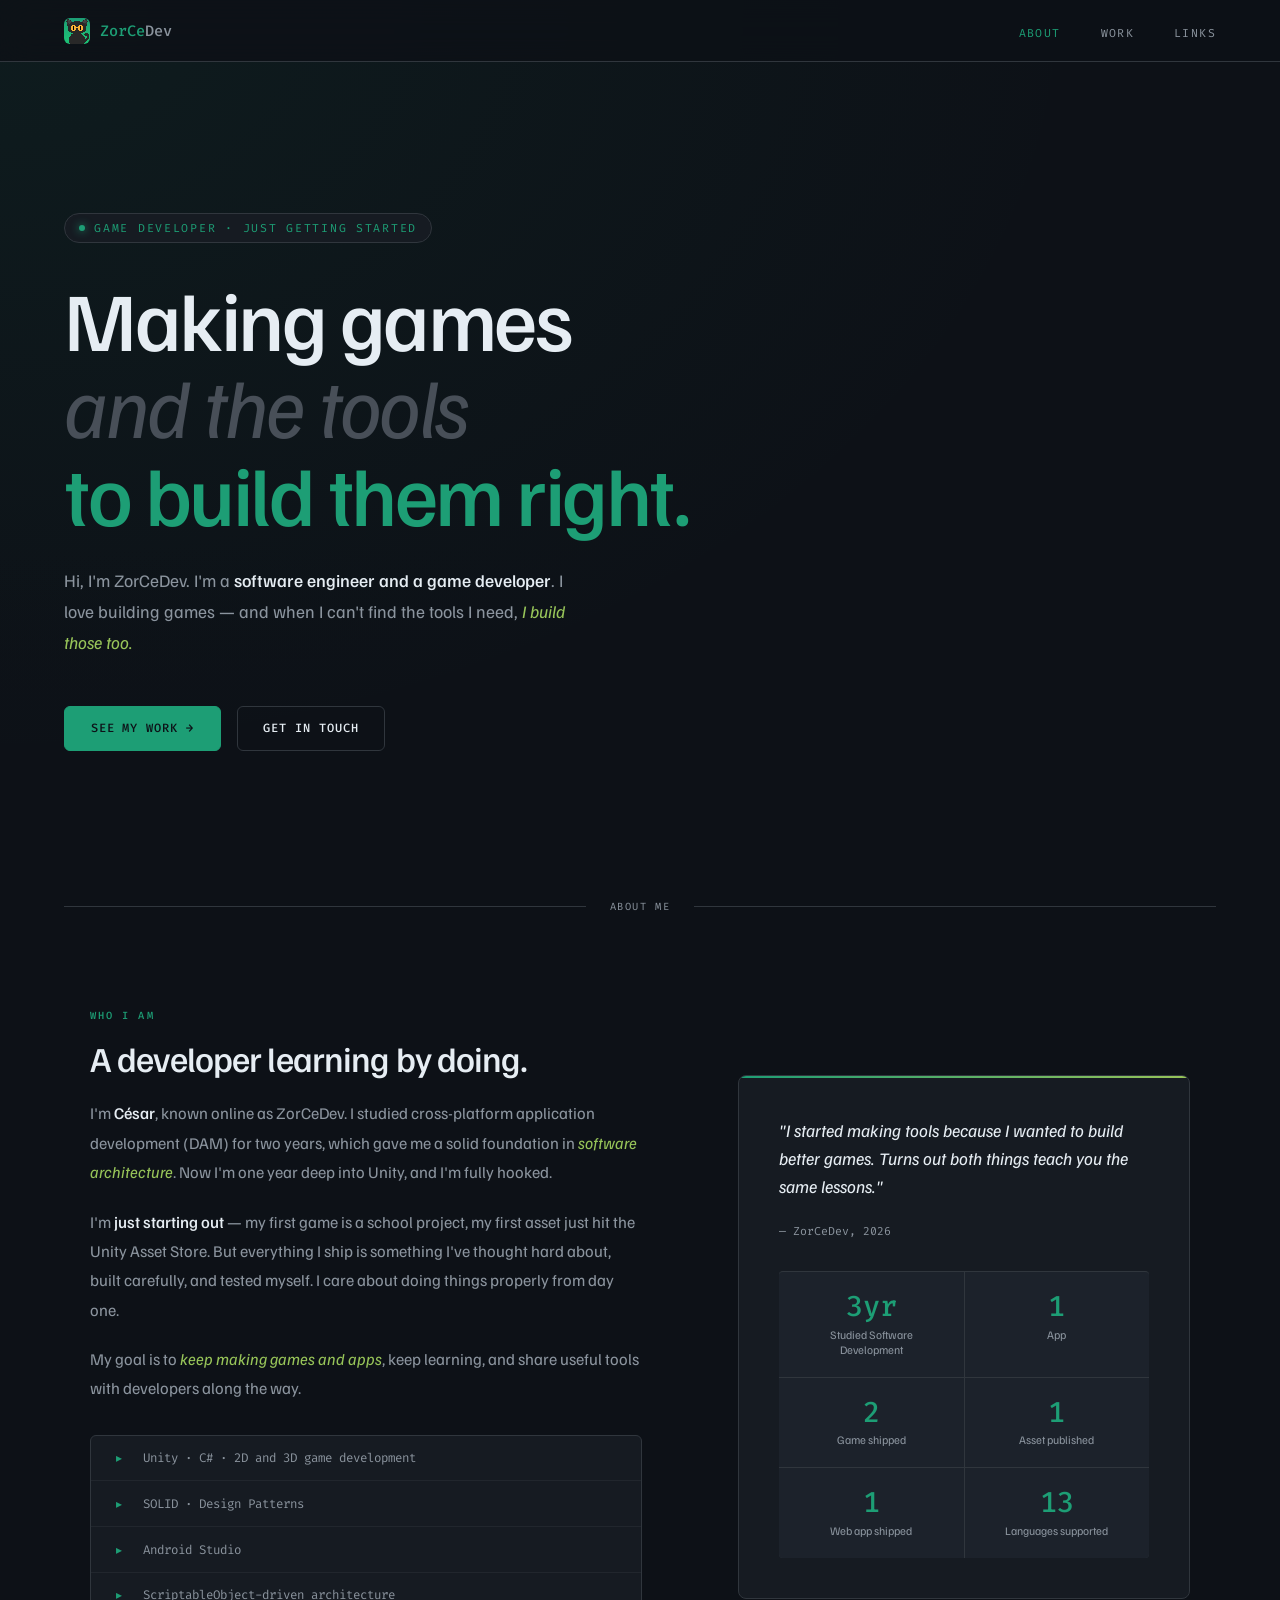
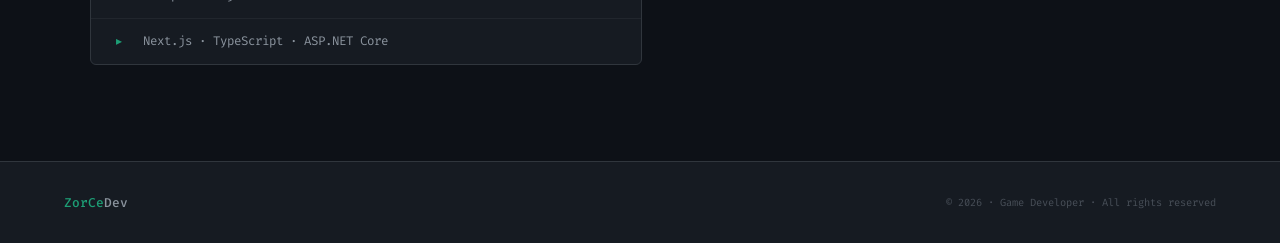
<file: index.html>
<!DOCTYPE html>
<html lang="en">
<head>
<meta charset="UTF-8">
<meta name="viewport" content="width=device-width, initial-scale=1.0">
<title>ZorCeDev — Game Developer</title>
<link rel="icon" type="image/png" href="res/Cat-Logo-export.png">
<link href="https://fonts.googleapis.com/css2?family=Familjen+Grotesk:ital,wght@0,400;0,600;0,700;1,400&family=Fira+Code:wght@400;500&display=swap" rel="stylesheet">
<link rel="stylesheet" href="style.css">
</head>
<body>

<nav>
  <a class="logo" href="index.html"><img src="res/Cat-Logo-export.png" alt="" class="logo-icon"><span>ZorCe<em>Dev</em></span></a>
  <ul class="nav-links">
    <li><a href="index.html" class="active">About</a></li>
    <li><a href="products.html">Work</a></li>
    <li><a href="links.html">Links</a></li>
  </ul>
</nav>

<!-- HERO -->
<section class="hero">
  <div class="hero-inner">
    <div class="hero-intro">
      <div class="dot-live"></div>
      Game Developer · Just getting started
    </div>
    <h1 class="hero-title">
      Making games<br>
      <span class="dim">and the tools</span><br>
      <span class="hi">to build them right.</span>
    </h1>
    <p class="hero-sub">
      Hi, I'm ZorCeDev. I'm a <strong>software engineer and a game developer</strong>. I love building games — and when I can't find the tools I need, <em>I build those too.</em>
    </p>
    <div class="hero-actions">
      <a href="products.html" class="btn btn-fill">See My Work →</a>
      <a href="links.html" class="btn btn-outline">Get in Touch</a>
    </div>
  </div>
</section>

<div class="divider"><div class="divider-line"></div><div class="divider-label">About me</div><div class="divider-line"></div></div>

<!-- ABOUT -->
<section id="about">
  <div class="about-grid">
    <div class="reveal">
      <div class="section-tag">Who I am</div>
      <h2 class="section-title">A developer learning by doing.</h2>
      <p class="about-text">
        I'm <strong>César</strong>, known online as ZorCeDev. I studied cross-platform application development (DAM) for two years, which gave me a solid foundation in <em>software architecture</em>. Now I'm one year deep into Unity, and I'm fully hooked.
      </p>
      <p class="about-text">
        I'm <strong>just starting out</strong> — my first game is a school project, my first asset just hit the Unity Asset Store. But everything I ship is something I've thought hard about, built carefully, and tested myself. I care about doing things properly from day one.
      </p>
      <p class="about-text">
        My goal is to <em>keep making games and apps</em>, keep learning, and share useful tools with developers along the way.
      </p>
      <div class="stack">
        <div class="stack-item"><span class="stack-icon">▸</span> Unity · C# · 2D and 3D game development</div>
        <div class="stack-item"><span class="stack-icon">▸</span> SOLID · Design Patterns</div>
        <div class="stack-item"><span class="stack-icon">▸</span> Android Studio</div>
        <div class="stack-item"><span class="stack-icon">▸</span> ScriptableObject-driven architecture</div>
        <div class="stack-item"><span class="stack-icon">▸</span> Next.js · TypeScript · ASP.NET Core</div>
      </div>
    </div>
    <div class="reveal">
      <div class="about-card">
        <p class="card-quote">"I started making tools because I wanted to build better games. Turns out both things teach you the same lessons."</p>
        <div class="card-meta">— ZorCeDev, 2026</div>
        <div class="card-stats">
          <div class="cstat"><div class="cstat-n">3yr</div><div class="cstat-l">Studied Software Development</div></div>
          <div class="cstat"><div class="cstat-n">1</div><div class="cstat-l">App</div></div>
          <div class="cstat"><div class="cstat-n">2</div><div class="cstat-l">Game shipped</div></div>
          <div class="cstat"><div class="cstat-n">1</div><div class="cstat-l">Asset published</div></div>
          <div class="cstat"><div class="cstat-n">1</div><div class="cstat-l">Web app shipped</div></div>
          <div class="cstat"><div class="cstat-n">13</div><div class="cstat-l">Languages supported</div></div>
        </div>
      </div>
    </div>
  </div>
</section>

<footer>
  <div class="footer-brand"><span>ZorCe</span>Dev</div>
  <div class="footer-note">© 2026 · Game Developer · All rights reserved</div>
</footer>

<script src="main.js" defer></script>
</body>
</html>
</file>
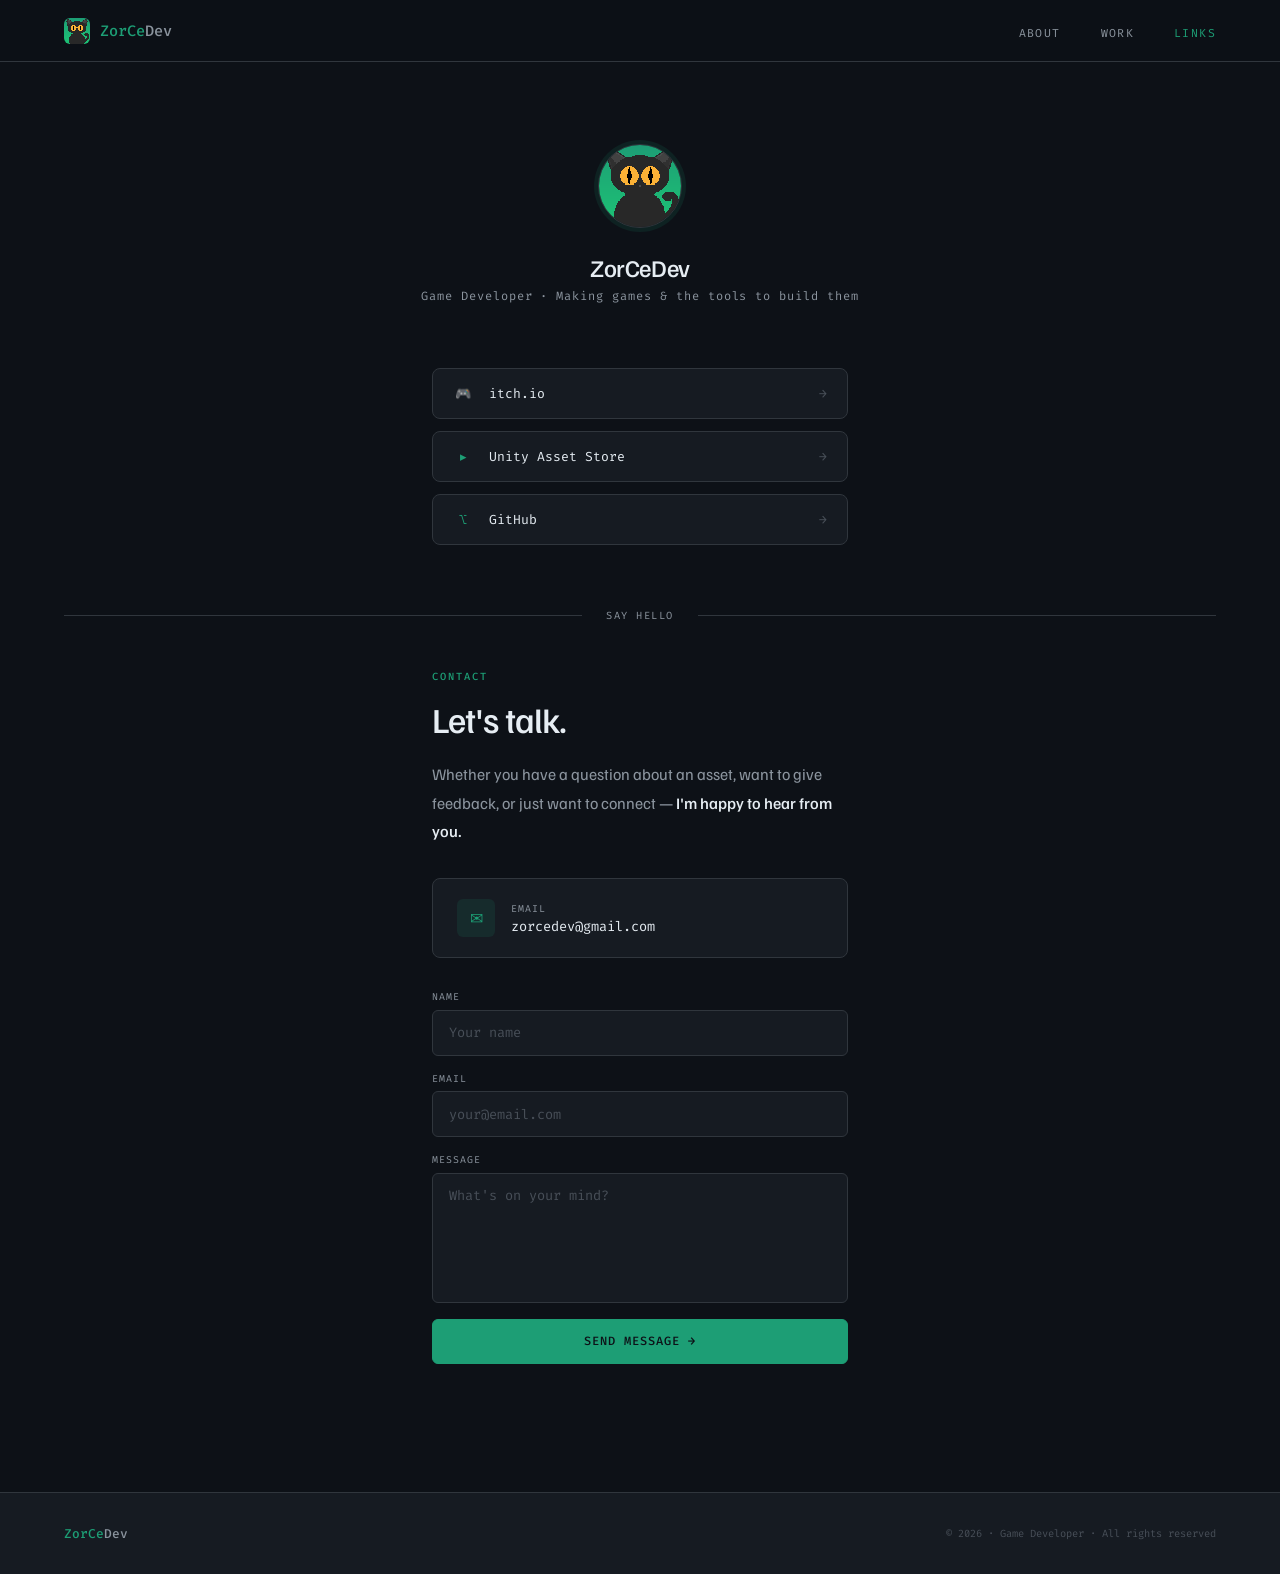
<file: links.html>
<!DOCTYPE html>
<html lang="en">
<head>
<meta charset="UTF-8">
<meta name="viewport" content="width=device-width, initial-scale=1.0">
<title>ZorCeDev — Links</title>
<link rel="icon" type="image/png" href="res/Cat-Logo-export.png">
<link href="https://fonts.googleapis.com/css2?family=Familjen+Grotesk:ital,wght@0,400;0,600;0,700;1,400&family=Fira+Code:wght@400;500&display=swap" rel="stylesheet">
<link rel="stylesheet" href="style.css">
</head>
<body>

<nav>
  <a class="logo" href="index.html"><img src="res/Cat-Logo-export.png" alt="" class="logo-icon"><span>ZorCe<em>Dev</em></span></a>
  <ul class="nav-links">
    <li><a href="index.html">About</a></li>
    <li><a href="products.html">Work</a></li>
    <li><a href="links.html" class="active">Links</a></li>
  </ul>
</nav>

<!-- PROFILE -->
<section class="links-hero">
  <div class="links-avatar"><img src="res/Cat-Logo-export.png" alt="ZorCeDev"></div>
  <div class="links-name">ZorCeDev</div>
  <div class="links-tagline">Game Developer · Making games &amp; the tools to build them</div>
</section>

<!-- LINK CARDS -->
<div class="links-list">
  <a href="https://zorcedev.itch.io/" target="_blank" class="link-card reveal">
    <span class="link-icon">🎮</span>
    <span class="link-label">itch.io</span>
    <span class="link-arrow">→</span>
  </a>
  <a href="https://assetstore.unity.com/publishers/142258" target="_blank" class="link-card reveal">
    <span class="link-icon">▸</span>
    <span class="link-label">Unity Asset Store</span>
    <span class="link-arrow">→</span>
  </a>
  <a href="https://github.com/CesarTraver" target="_blank" class="link-card reveal">
    <span class="link-icon">⌥</span>
    <span class="link-label">GitHub</span>
    <span class="link-arrow">→</span>
  </a>
</div>

<div class="divider"><div class="divider-line"></div><div class="divider-label">Say hello</div><div class="divider-line"></div></div>

<!-- CONTACT -->
<section style="padding: 3rem 4rem 2rem;">
  <div class="links-contact reveal">
    <div class="section-tag">Contact</div>
    <h2 class="section-title">Let's talk.</h2>
    <p class="contact-text">Whether you have a question about an asset, want to give feedback, or just want to connect — <strong>I'm happy to hear from you.</strong></p>
    <div class="email-block">
      <div class="email-icon">✉</div>
      <div>
        <div class="email-label">Email</div>
        <div class="email-value">zorcedev@gmail.com</div>
      </div>
    </div>
    <form class="form" style="margin-top:2rem;">
      <div class="field"><label>Name</label><input type="text" placeholder="Your name" required></div>
      <div class="field"><label>Email</label><input type="email" placeholder="your@email.com" required></div>
      <div class="field"><label>Message</label><textarea placeholder="What's on your mind?" required></textarea></div>
      <button type="submit" class="btn btn-fill" style="justify-content:center;width:100%;">Send Message →</button>
    </form>
  </div>
</section>

<footer>
  <div class="footer-brand"><span>ZorCe</span>Dev</div>
  <div class="footer-note">© 2026 · Game Developer · All rights reserved</div>
</footer>

<script src="main.js" defer></script>
</body>
</html>
</file>
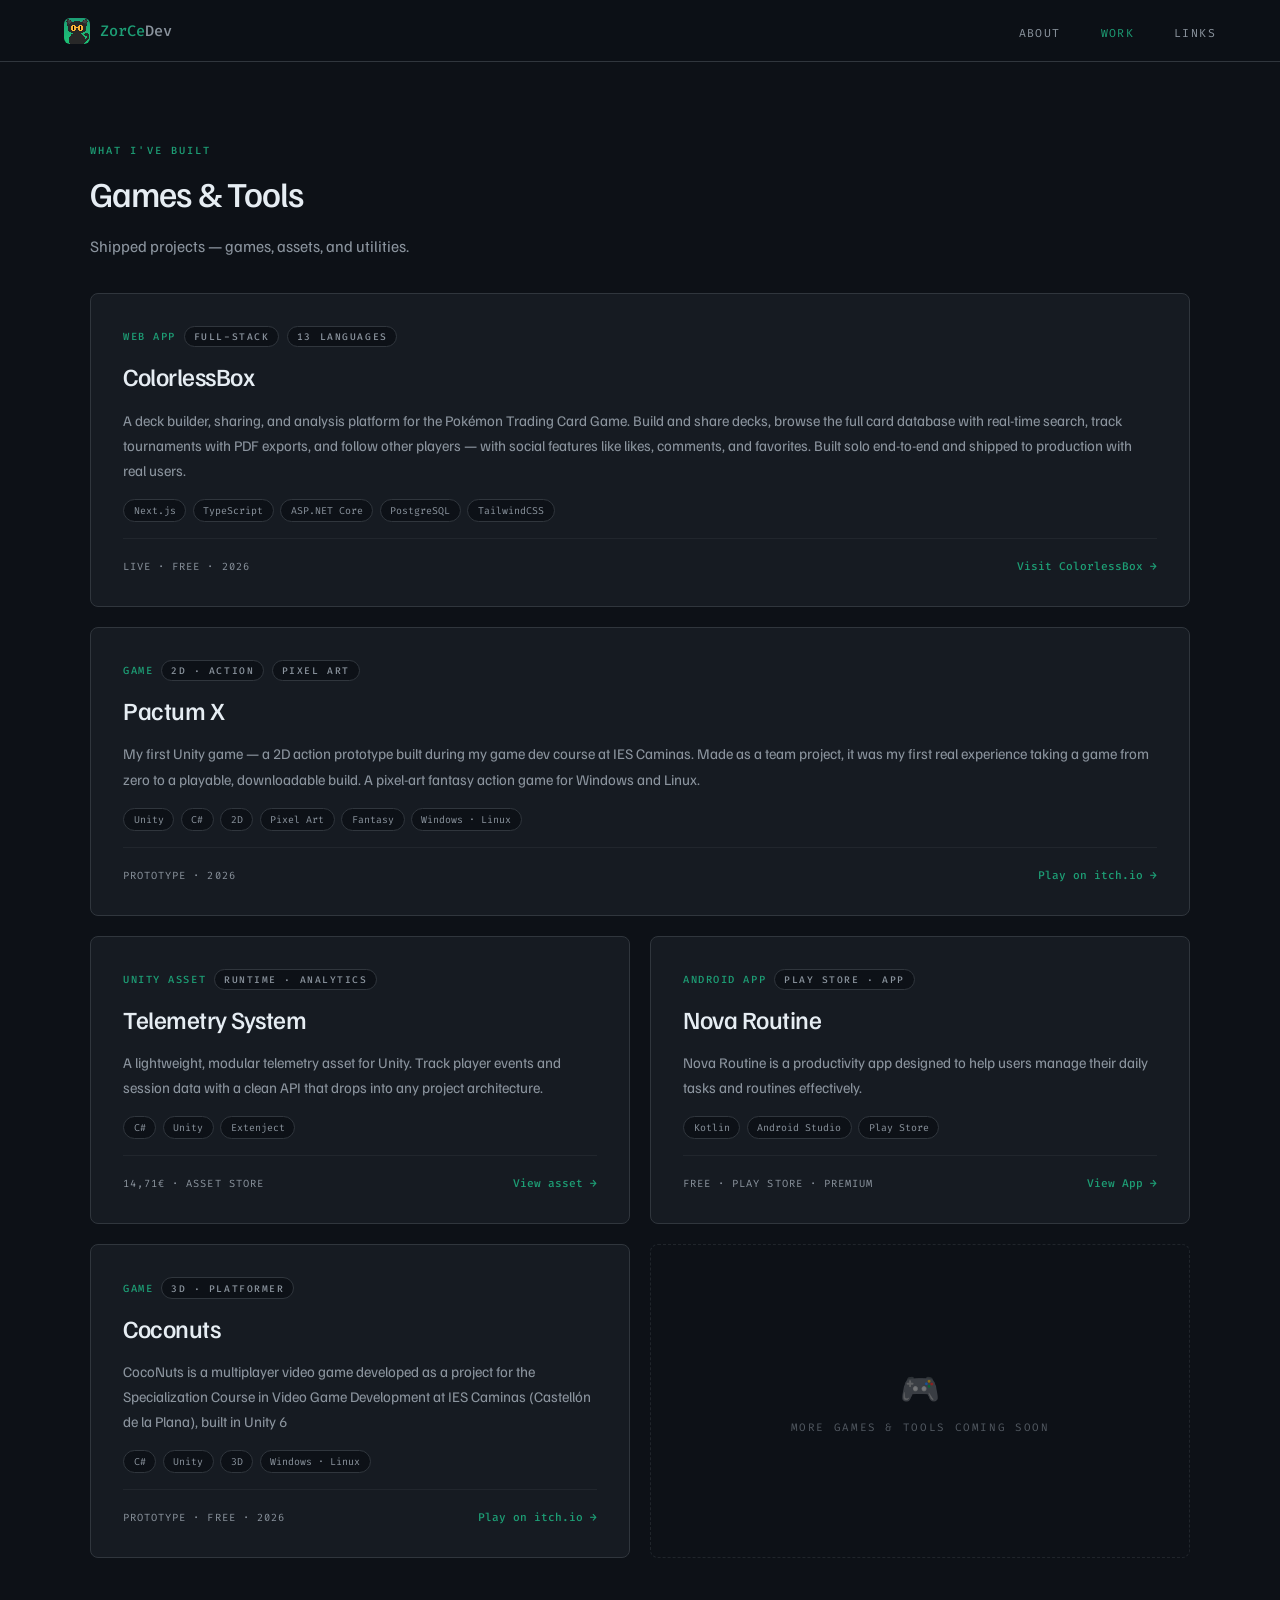
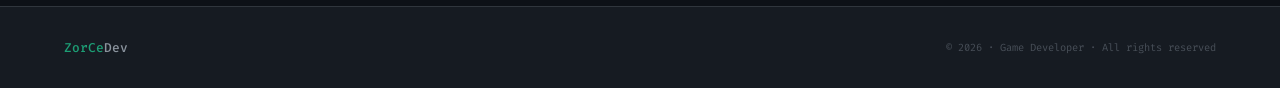
<file: products.html>
<!DOCTYPE html>
<html lang="en">
<head>
<meta charset="UTF-8">
<meta name="viewport" content="width=device-width, initial-scale=1.0">
<title>ZorCeDev — Games &amp; Tools</title>
<link rel="icon" type="image/png" href="res/Cat-Logo-export.png">
<link href="https://fonts.googleapis.com/css2?family=Familjen+Grotesk:ital,wght@0,400;0,600;0,700;1,400&family=Fira+Code:wght@400;500&display=swap" rel="stylesheet">
<link rel="stylesheet" href="style.css">
</head>
<body>

<nav>
  <a class="logo" href="index.html"><img src="res/Cat-Logo-export.png" alt="" class="logo-icon"><span>ZorCe<em>Dev</em></span></a>
  <ul class="nav-links">
    <li><a href="index.html">About</a></li>
    <li><a href="products.html" class="active">Work</a></li>
    <li><a href="links.html">Links</a></li>
  </ul>
</nav>

<section style="padding: 9rem 4rem 3rem;">
  <div style="max-width:1100px;margin:0 auto;" class="reveal">
    <div class="section-tag">What I've built</div>
    <h1 class="section-title">Games &amp; Tools</h1>
    <p class="page-sub">Shipped projects — games, assets, and utilities.</p>
  </div>

  <div class="work-grid reveal" style="max-width:1100px;margin:2rem auto 0;">

    <!-- ColorlessBox -->
    <div class="work-card featured">
      <div class="work-type">Web App <span class="type-pill">Full-Stack</span><span class="type-pill">13 Languages</span></div>
      <h3 class="work-name">ColorlessBox</h3>
      <p class="work-desc">A deck builder, sharing, and analysis platform for the Pokémon Trading Card Game. Build and share decks, browse the full card database with real-time search, track tournaments with PDF exports, and follow other players — with social features like likes, comments, and favorites. Built solo end-to-end and shipped to production with real users.</p>
      <div class="work-tags">
        <span class="tag">Next.js</span><span class="tag">TypeScript</span><span class="tag">ASP.NET Core</span><span class="tag">PostgreSQL</span><span class="tag">TailwindCSS</span>
      </div>
      <div class="work-footer">
        <div class="work-status">Live · Free · 2026</div>
        <a href="https://colorlessbox.net" target="_blank" class="work-link">Visit ColorlessBox →</a>
      </div>
    </div>

    <!-- Pactum X -->
    <div class="work-card featured">
      <div class="work-type">Game <span class="type-pill">2D · Action</span><span class="type-pill">Pixel Art</span></div>
      <h3 class="work-name">Pactum X</h3>
      <p class="work-desc">My first Unity game — a 2D action prototype built during my game dev course at IES Caminas. Made as a team project, it was my first real experience taking a game from zero to a playable, downloadable build. A pixel-art fantasy action game for Windows and Linux.</p>
      <div class="work-tags">
        <span class="tag">Unity</span><span class="tag">C#</span><span class="tag">2D</span><span class="tag">Pixel Art</span><span class="tag">Fantasy</span><span class="tag">Windows · Linux</span>
      </div>
      <div class="work-footer">
        <div class="work-status">Prototype · 2026</div>
        <a href="https://chinwenwencha.itch.io/pactum-x" target="_blank" class="work-link">Play on itch.io →</a>
      </div>
    </div>

    <!-- Telemetry System -->
    <div class="work-card">
      <div class="work-type">Unity Asset <span class="type-pill">Runtime · Analytics</span></div>
      <h3 class="work-name">Telemetry System</h3>
      <p class="work-desc">A lightweight, modular telemetry asset for Unity. Track player events and session data with a clean API that drops into any project architecture.</p>
      <div class="work-tags">
        <span class="tag">C#</span><span class="tag">Unity</span><span class="tag">Extenject</span>
      </div>
      <div class="work-footer">
        <div class="work-status">14,71€ · Asset Store</div>
        <a href="https://assetstore.unity.com/packages/tools/utilities/telemetry-system-zorcedev-371662" target="_blank" class="work-link">View asset →</a>
      </div>
    </div>

    <!-- Nova Routine -->
    <div class="work-card">
      <div class="work-type">Android App <span class="type-pill">Play Store · App</span></div>
      <h3 class="work-name">Nova Routine</h3>
      <p class="work-desc">Nova Routine is a productivity app designed to help users manage their daily tasks and routines effectively.</p>
      <div class="work-tags">
        <span class="tag">Kotlin</span><span class="tag">Android Studio</span><span class="tag">Play Store</span>
      </div>
      <div class="work-footer">
        <div class="work-status">Free · Play Store · Premium</div>
        <a href="https://play.google.com/store/apps/details?id=com.nova.routine" target="_blank" class="work-link">View App →</a>
      </div>
    </div>

    <!-- Coconuts -->
    <div class="work-card">
      <div class="work-type">Game<span class="type-pill">3D · Platformer</span></div>
      <h3 class="work-name">Coconuts</h3>
      <p class="work-desc">CocoNuts is a multiplayer video game developed as a project for the Specialization Course in Video Game Development at IES Caminas (Castellón de la Plana), built in Unity 6</p>
      <div class="work-tags">
        <span class="tag">C#</span><span class="tag">Unity</span><span class="tag">3D</span><span class="tag">Windows · Linux</span>
      </div>
      <div class="work-footer">
        <div class="work-status">Prototype · Free · 2026</div>
        <a href="https://zorcedev.itch.io/coconuts" target="_blank" class="work-link">Play on itch.io →</a>
      </div>
    </div>

    <!-- More coming -->
    <div class="more-card">
      <div style="font-size:2rem;">🎮</div>
      <div class="more-card-label">More games &amp; tools coming soon</div>
    </div>

  </div>
</section>

<footer>
  <div class="footer-brand"><span>ZorCe</span>Dev</div>
  <div class="footer-note">© 2026 · Game Developer · All rights reserved</div>
</footer>

<script src="main.js" defer></script>
</body>
</html>
</file>
<file: style.css>
:root {
  --bg:           #0d1117;
  --surface:      #161b22;
  --surface2:     #1c222b;
  --border:       #30363d;
  --border-soft:  #21262d;
  --accent:       #1d9e75;
  --accent-hover: #97c459;
  --accent-soft:  #eaf3de;
  --accent-tint:  rgba(29, 158, 117, 0.12);
  --accent-glow:  rgba(151, 196, 89, 0.15);
  --text:         #e6edf3;
  --muted:        #8b949e;
  --faint:        #484f58;
  --sans:         'Familjen Grotesk', sans-serif;
  --mono:         'Fira Code', monospace;

  --grid-bg:
    linear-gradient(rgba(29, 158, 117, 0.07) 1px, transparent 1px) 0 0 / 48px 48px,
    linear-gradient(90deg, rgba(29, 158, 117, 0.07) 1px, transparent 1px) 0 0 / 48px 48px;
}

*, *::before, *::after { box-sizing: border-box; margin: 0; padding: 0; }
html { scroll-behavior: smooth; }

body {
  background: var(--bg);
  color: var(--text);
  font-family: var(--sans);
  font-weight: 400;
  overflow-x: hidden;
  -webkit-font-smoothing: antialiased;
  -moz-osx-font-smoothing: grayscale;
}

::selection { background: var(--accent-tint); color: var(--text); }

/* NAV */
nav {
  position: fixed; top: 0; left: 0; right: 0; z-index: 100;
  display: flex; align-items: center; justify-content: space-between;
  padding: 1.1rem 4rem;
  border-bottom: 1px solid var(--border);
  background: rgba(13, 17, 23, 0.85);
  backdrop-filter: blur(16px);
  -webkit-backdrop-filter: blur(16px);
}

.logo { font-family: var(--mono); font-size: 0.95rem; color: var(--accent); text-decoration: none; font-weight: 500; display: inline-flex; align-items: center; gap: 0.6rem; }
.logo em { color: var(--muted); font-style: normal; }
.logo-icon { width: 26px; height: 26px; border-radius: 6px; display: block; image-rendering: pixelated; image-rendering: crisp-edges; }
.nav-links { display: flex; gap: 2.5rem; list-style: none; }
.nav-links a { font-family: var(--mono); font-size: 0.72rem; color: var(--muted); text-decoration: none; letter-spacing: 0.12em; text-transform: uppercase; transition: color 0.2s; font-weight: 400; }
.nav-links a:hover { color: var(--text); }
.nav-links a.active { color: var(--accent); }

/* HERO */
.hero {
  min-height: 100vh; display: flex; align-items: center;
  padding: 9rem 4rem 5rem; position: relative; overflow: hidden;
  background-image: var(--grid-bg);
  background-position: center;
}

.hero::before {
  content: ""; position: absolute; inset: 0;
  background: radial-gradient(ellipse at top left, rgba(29, 158, 117, 0.08), transparent 60%);
  pointer-events: none;
}

.hero::after {
  content: ""; position: absolute; inset: 0;
  background: linear-gradient(180deg, transparent 60%, var(--bg) 100%);
  pointer-events: none;
}

.hero-inner { position: relative; max-width: 780px; z-index: 1; }

.hero-intro {
  display: inline-flex; align-items: center; gap: 0.6rem;
  font-family: var(--mono); font-size: 0.72rem; color: var(--accent);
  letter-spacing: 0.15em; text-transform: uppercase; margin-bottom: 2rem;
  padding: 0.4rem 0.85rem;
  border: 1px solid var(--border);
  background: var(--surface);
  border-radius: 999px;
  animation: fadeUp 0.8s ease both;
}

.dot-live {
  width: 6px; height: 6px; border-radius: 50%;
  background: var(--accent); animation: blink 2.5s infinite;
  box-shadow: 0 0 8px var(--accent);
}

.hero-title {
  font-size: clamp(2.8rem, 6.5vw, 5.5rem); font-weight: 500;
  line-height: 1.05; letter-spacing: -0.03em; margin-bottom: 1.75rem;
  animation: fadeUp 0.8s 0.1s ease both;
}

.hero-title .dim { color: var(--faint); font-style: italic; font-weight: 400; }
.hero-title .hi { color: var(--accent); font-weight: 500; }

.hero-sub {
  font-size: 1.1rem; color: var(--muted); line-height: 1.75;
  max-width: 520px; margin-bottom: 3rem;
  animation: fadeUp 0.8s 0.2s ease both;
}

.hero-sub strong { color: var(--text); font-weight: 500; }
.hero-sub em { color: var(--accent-hover); font-style: italic; font-weight: 400; }

.hero-actions {
  display: flex; gap: 1rem; flex-wrap: wrap;
  animation: fadeUp 0.8s 0.3s ease both;
}

/* BUTTONS */
.btn {
  display: inline-flex; align-items: center; gap: 0.5rem;
  font-family: var(--mono); font-size: 0.75rem;
  letter-spacing: 0.08em; text-transform: uppercase;
  text-decoration: none; border: 1px solid transparent; cursor: pointer;
  padding: 0.85rem 1.6rem; transition: all 0.2s;
  border-radius: 6px;
  font-weight: 500;
}

.btn-fill { background: var(--accent); color: #0d1117; border-color: var(--accent); }
.btn-fill:hover { background: var(--accent-hover); border-color: var(--accent-hover); color: #0d1117; transform: translateY(-1px); box-shadow: 0 4px 16px var(--accent-glow); }
.btn-outline { background: transparent; color: var(--text); border: 1px solid var(--border); }
.btn-outline:hover { border-color: var(--accent); color: var(--accent); transform: translateY(-1px); }

/* DIVIDER */
.divider {
  display: flex; align-items: center; gap: 1.5rem; padding: 0 4rem;
}
.divider-line { flex: 1; height: 1px; background: var(--border); }
.divider-label { font-family: var(--mono); font-size: 0.65rem; color: var(--muted); letter-spacing: 0.15em; text-transform: uppercase; white-space: nowrap; }

/* SECTIONS */
section { padding: 6rem 4rem; }
.section-tag { font-family: var(--mono); font-size: 0.65rem; color: var(--accent); letter-spacing: 0.2em; text-transform: uppercase; margin-bottom: 1rem; font-weight: 500; }
.section-title { font-size: 2.2rem; font-weight: 500; letter-spacing: -0.025em; line-height: 1.15; margin-bottom: 1.25rem; color: var(--text); }
.page-sub { color: var(--muted); font-size: 1rem; line-height: 1.7; max-width: 480px; margin-top: 0.75rem; }

/* ABOUT */
.about-grid { max-width: 1100px; margin: 0 auto; display: grid; grid-template-columns: 1.1fr 0.9fr; gap: 6rem; align-items: center; }
.about-text { color: var(--muted); line-height: 1.8; font-size: 1.02rem; margin-bottom: 1.25rem; }
.about-text strong { color: var(--text); font-weight: 500; }
.about-text em { color: var(--accent-hover); font-style: italic; font-weight: 400; }

.stack { margin-top: 2rem; border: 1px solid var(--border); border-radius: 6px; overflow: hidden; background: var(--surface); }
.stack-item {
  display: flex; align-items: center; gap: 1rem;
  padding: 0.9rem 1.25rem; border-bottom: 1px solid var(--border-soft);
  font-family: var(--mono); font-size: 0.78rem; color: var(--muted);
  transition: background 0.2s, color 0.2s;
}
.stack-item:last-child { border-bottom: none; }
.stack-item:hover { background: var(--surface2); color: var(--text); }
.stack-icon { color: var(--accent); width: 1rem; text-align: center; }

.about-card {
  background: var(--surface); border: 1px solid var(--border);
  padding: 2.5rem; position: relative; overflow: hidden;
  border-radius: 8px;
}
.about-card::before {
  content: ""; position: absolute; top: 0; left: 0; right: 0; height: 2px;
  background: linear-gradient(90deg, var(--accent), var(--accent-hover));
}
.card-quote { font-size: 1.1rem; font-style: italic; color: var(--text); line-height: 1.6; margin-bottom: 1.5rem; font-weight: 400; }
.card-meta { font-family: var(--mono); font-size: 0.72rem; color: var(--muted); }
.card-stats { display: grid; grid-template-columns: 1fr 1fr; gap: 1px; background: var(--border); margin-top: 2rem; border-top: 1px solid var(--border); border-radius: 4px; overflow: hidden; }
.cstat { background: var(--surface2); padding: 1.25rem; text-align: center; }
.cstat-n { font-family: var(--mono); font-size: 1.8rem; font-weight: 500; color: var(--accent); line-height: 1; }
.cstat-l { font-size: 0.72rem; color: var(--muted); margin-top: 0.35rem; }

/* WORK */
.work { background: var(--surface); border-top: 1px solid var(--border); border-bottom: 1px solid var(--border); }
.work-inner { max-width: 1100px; margin: 0 auto; }

.work-grid {
  display: grid; grid-template-columns: 1fr 1fr;
  gap: 1.25rem;
  margin-top: 3rem;
}

.work-card {
  background: var(--surface); padding: 2rem;
  display: flex; flex-direction: column; gap: 1rem;
  transition: border-color 0.2s, transform 0.2s, box-shadow 0.2s;
  position: relative; overflow: hidden;
  border: 1px solid var(--border);
  border-radius: 8px;
}
.work-card:hover { border-color: var(--accent); transform: translateY(-2px); box-shadow: 0 8px 24px rgba(0,0,0,0.3); }

.work-type { font-family: var(--mono); font-size: 0.65rem; letter-spacing: 0.15em; text-transform: uppercase; color: var(--accent); display: flex; align-items: center; gap: 0.5rem; flex-wrap: wrap; font-weight: 500; }
.type-pill { display: inline-block; padding: 0.2rem 0.55rem; border: 1px solid var(--border); font-size: 0.6rem; color: var(--muted); border-radius: 999px; background: var(--bg); }
.work-name { font-size: 1.55rem; font-weight: 500; letter-spacing: -0.02em; line-height: 1.15; color: var(--text); }
.work-desc { color: var(--muted); font-size: 0.92rem; line-height: 1.7; flex: 1; }
.work-tags { display: flex; flex-wrap: wrap; gap: 0.4rem; }
.tag { font-family: var(--mono); font-size: 0.62rem; padding: 0.25rem 0.6rem; border: 1px solid var(--border); color: var(--muted); border-radius: 999px; background: var(--bg); transition: color 0.2s, border-color 0.2s; }
.tag:hover { color: var(--accent-hover); border-color: var(--accent); }
.work-footer { display: flex; align-items: center; justify-content: space-between; padding-top: 1.25rem; border-top: 1px solid var(--border-soft); margin-top: auto; }
.work-status { font-family: var(--mono); font-size: 0.65rem; color: var(--muted); letter-spacing: 0.1em; text-transform: uppercase; }
.work-link { font-family: var(--mono); font-size: 0.7rem; color: var(--accent); text-decoration: none; display: flex; align-items: center; gap: 0.4rem; transition: gap 0.2s, color 0.2s; font-weight: 500; }
.work-link:hover { gap: 0.7rem; color: var(--accent-hover); }

.work-card.featured { grid-column: 1 / -1; }

.more-card {
  background: transparent; border: 1px dashed var(--border);
  display: flex; flex-direction: column; align-items: center;
  justify-content: center; gap: 0.75rem; padding: 3rem;
  text-align: center; opacity: 0.55;
  border-radius: 8px;
}
.more-card-label { font-family: var(--mono); font-size: 0.68rem; color: var(--muted); letter-spacing: 0.15em; text-transform: uppercase; }

/* CONTACT */
.contact-inner { max-width: 1100px; margin: 0 auto; display: grid; grid-template-columns: 1fr 1fr; gap: 6rem; align-items: start; }
.contact-text { color: var(--muted); line-height: 1.8; font-size: 1rem; margin-bottom: 2rem; }
.contact-text strong { color: var(--text); font-weight: 500; }

.email-block { display: flex; align-items: center; gap: 1rem; padding: 1.25rem 1.5rem; background: var(--surface); border: 1px solid var(--border); transition: border-color 0.3s; border-radius: 8px; }
.email-block:hover { border-color: var(--accent); }
.email-icon { width: 38px; height: 38px; background: var(--accent-tint); color: var(--accent); display: flex; align-items: center; justify-content: center; flex-shrink: 0; border-radius: 6px; }
.email-label { font-family: var(--mono); font-size: 0.62rem; color: var(--muted); text-transform: uppercase; letter-spacing: 0.1em; margin-bottom: 0.2rem; }
.email-value { font-family: var(--mono); font-size: 0.85rem; color: var(--text); }

.form { display: flex; flex-direction: column; gap: 1rem; }
.field { display: flex; flex-direction: column; gap: 0.4rem; }
.field label { font-family: var(--mono); font-size: 0.62rem; color: var(--muted); text-transform: uppercase; letter-spacing: 0.1em; }
.field input, .field textarea { background: var(--surface); border: 1px solid var(--border); color: var(--text); font-family: var(--mono); font-size: 0.85rem; padding: 0.85rem 1rem; outline: none; resize: none; transition: border-color 0.2s, box-shadow 0.2s; border-radius: 6px; }
.field input:focus, .field textarea:focus { border-color: var(--accent); box-shadow: 0 0 0 3px var(--accent-tint); }
.field input::placeholder, .field textarea::placeholder { color: var(--faint); }
.field textarea { min-height: 130px; }

/* LINKS PAGE */
.links-hero { text-align: center; padding: 9rem 2rem 3rem; position: relative; overflow: hidden; background-image: var(--grid-bg); background-position: center; }
.links-hero::after { content: ""; position: absolute; inset: 0; background: linear-gradient(180deg, transparent 50%, var(--bg) 100%); pointer-events: none; }
.links-hero > * { position: relative; z-index: 1; }
.links-avatar { width: 84px; height: 84px; border-radius: 50%; background: var(--surface); border: 1px solid var(--border); margin: 0 auto 1.5rem; display: flex; align-items: center; justify-content: center; overflow: hidden; box-shadow: 0 0 0 4px var(--accent-tint); }
.links-avatar img { width: 100%; height: 100%; object-fit: cover; image-rendering: pixelated; image-rendering: crisp-edges; }
.links-name { font-size: 1.5rem; font-weight: 500; letter-spacing: -0.02em; }
.links-tagline { color: var(--muted); font-family: var(--mono); font-size: 0.75rem; margin-top: 0.4rem; letter-spacing: 0.08em; }
.links-list { max-width: 480px; margin: 0 auto; padding: 1rem 2rem 4rem; display: flex; flex-direction: column; gap: 0.75rem; }
.link-card { display: flex; align-items: center; gap: 1rem; padding: 1rem 1.25rem; background: var(--surface); border: 1px solid var(--border); color: var(--text); text-decoration: none; font-family: var(--mono); font-size: 0.82rem; transition: border-color 0.2s, background 0.2s, transform 0.2s; border-radius: 8px; }
.link-card:hover { border-color: var(--accent); background: var(--surface2); transform: translateY(-1px); }
.link-icon { color: var(--accent); width: 1.25rem; text-align: center; flex-shrink: 0; }
.link-label { flex: 1; }
.link-arrow { color: var(--faint); transition: color 0.2s, transform 0.2s; display: inline-block; }
.link-card:hover .link-arrow { color: var(--accent-hover); transform: translateX(3px); }
.links-contact { max-width: 480px; margin: 0 auto; padding: 0 2rem 6rem; }

/* FOOTER */
footer { border-top: 1px solid var(--border); padding: 2rem 4rem; display: flex; align-items: center; justify-content: space-between; background: var(--surface); }
.footer-brand { font-family: var(--mono); font-size: 0.8rem; color: var(--muted); font-weight: 500; }
.footer-brand span { color: var(--accent); }
.footer-note { font-family: var(--mono); font-size: 0.65rem; color: var(--faint); }

/* ANIMATIONS */
@keyframes fadeUp { from { opacity: 0; transform: translateY(12px); } to { opacity: 1; transform: translateY(0); } }
@keyframes blink { 0%, 100% { opacity: 1; } 50% { opacity: 0.4; } }

.reveal { opacity: 0; transform: translateY(20px); transition: opacity 0.65s ease, transform 0.65s ease; }
.reveal.visible { opacity: 1; transform: translateY(0); }

/* RESPONSIVE */
@media (max-width: 820px) {
  nav { padding: 1rem 1.5rem; }
  .nav-links { gap: 1.25rem; }
  .nav-links a { font-size: 0.65rem; }
  section { padding: 4rem 1.5rem; }
  .hero { padding: 7rem 1.5rem 4rem; }
  .divider { padding: 0 1.5rem; }
  .about-grid { grid-template-columns: 1fr; gap: 2.5rem; }
  .work-grid { grid-template-columns: 1fr; }
  .work-card.featured { flex-direction: column; gap: 1.5rem; }
  .contact-inner { grid-template-columns: 1fr; gap: 3rem; }
  footer { flex-direction: column; gap: 0.5rem; text-align: center; padding: 2rem 1.5rem; }
  .links-contact { padding: 0 0 4rem; }
}
</file>
